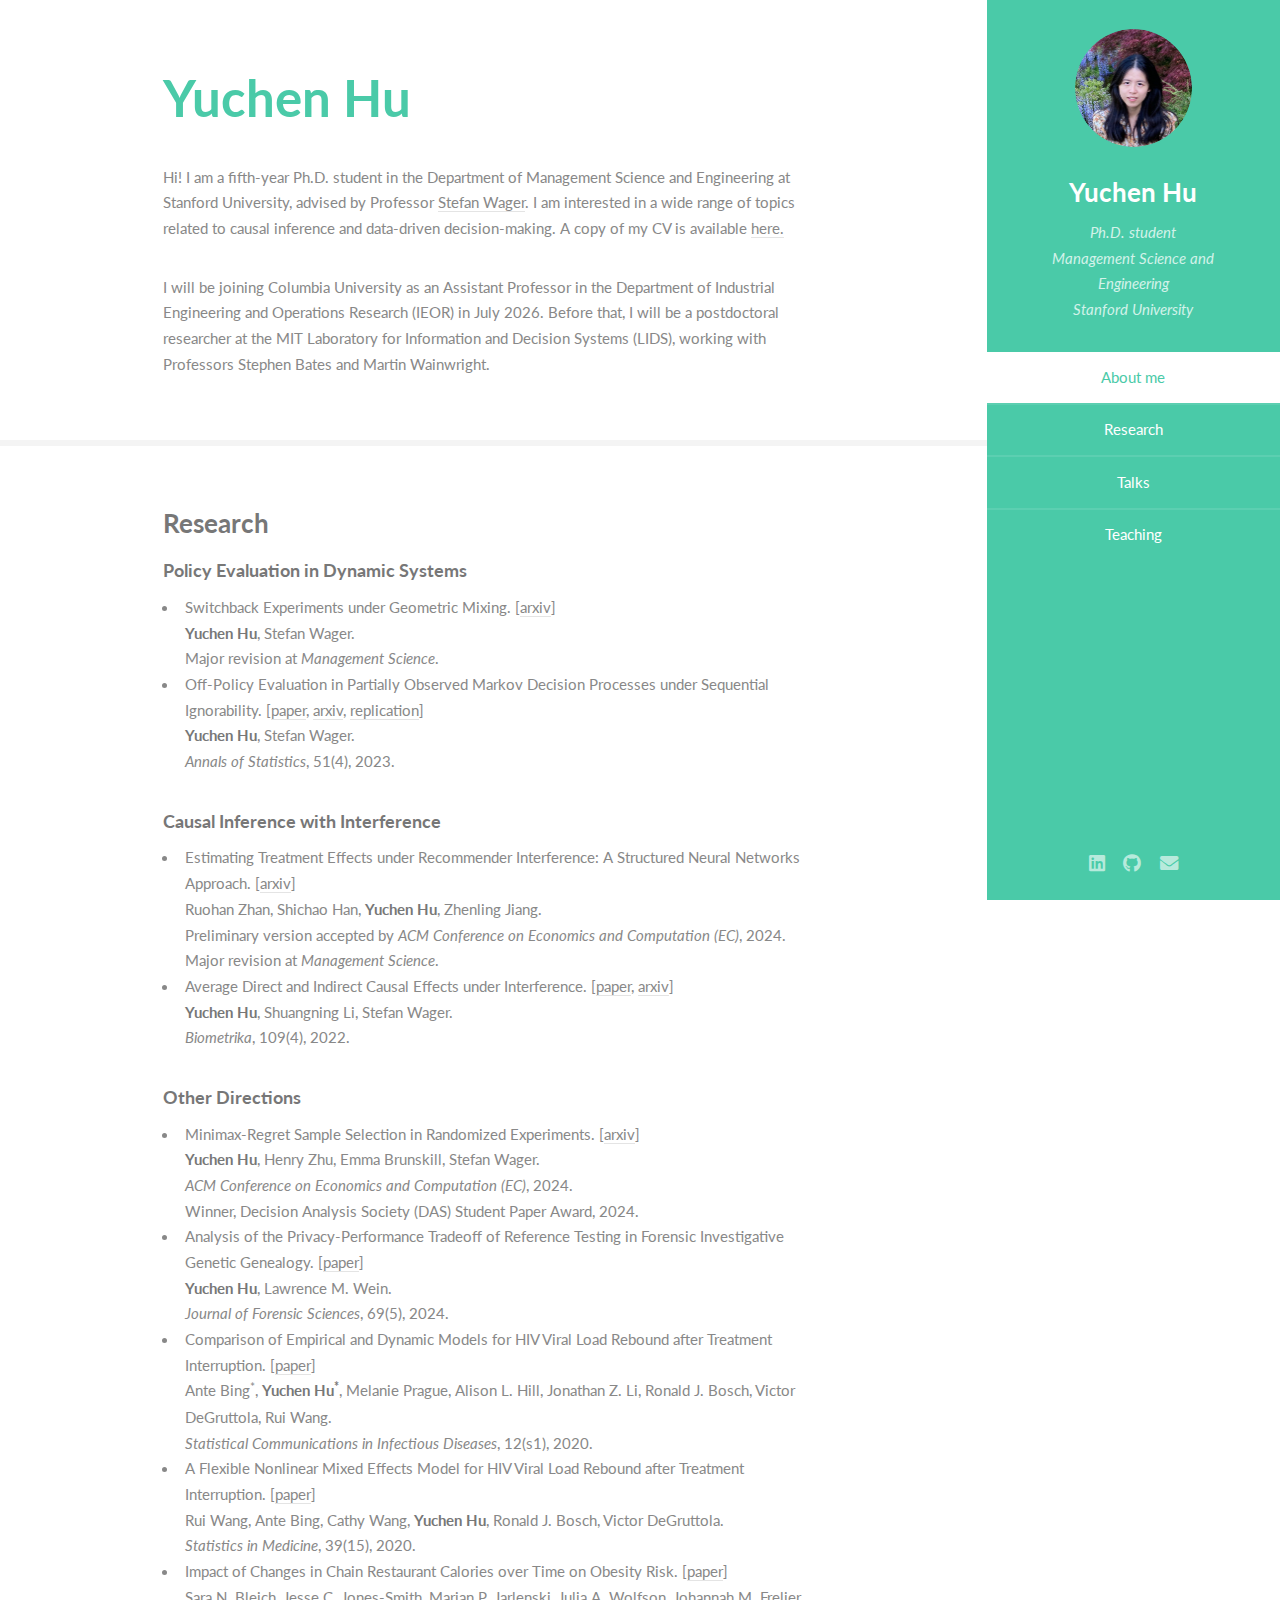
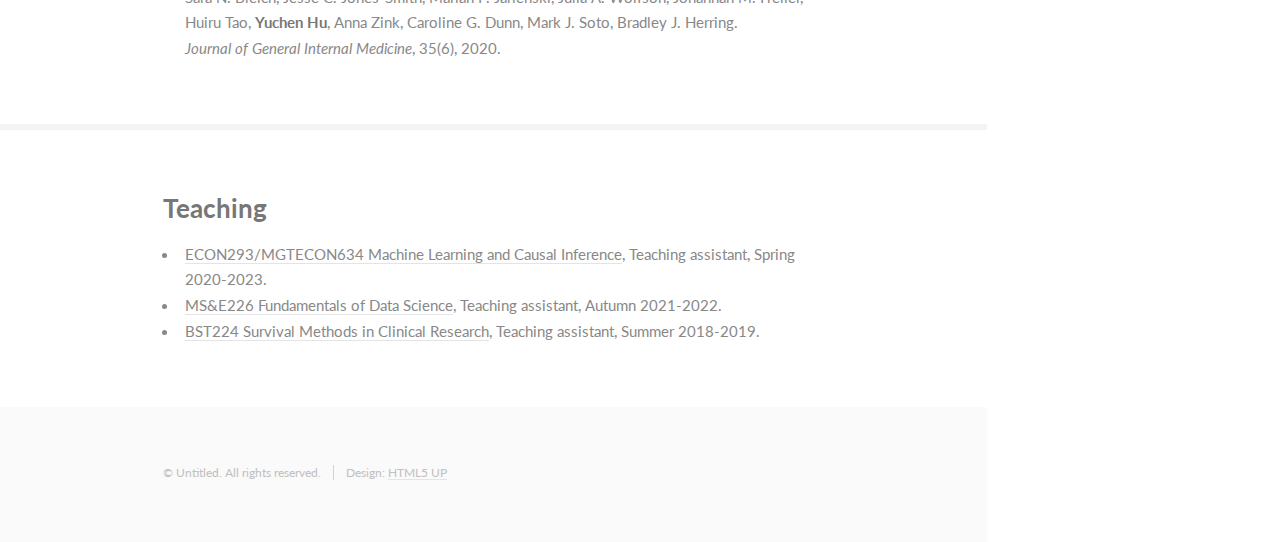
<file: index.html>
<!DOCTYPE HTML>
<!--
	Read Only by HTML5 UP
	html5up.net | @ajlkn
	Free for personal and commercial use under the CCA 3.0 license (html5up.net/license)
-->
<html>
	<head>
		<title>Yuchen Hu</title>
		<meta charset="utf-8" />
		<meta name="viewport" content="width=device-width, initial-scale=1, user-scalable=no" />
		<link rel="stylesheet" href="assets/css/main.css" />

		<!-- Google tag (gtag.js) -->
		<script async src="https://www.googletagmanager.com/gtag/js?id=G-PRNEQ5ZXNP"></script>
		<script>
	 		window.dataLayer = window.dataLayer || [];
	  		function gtag(){dataLayer.push(arguments);}
	  		gtag('js', new Date());
	
	  		gtag('config', 'G-PRNEQ5ZXNP');
		</script>
	</head>
	<body class="is-preload">

		<!-- Header -->
			<section id="header">
				<header>
					<span class="image avatar"><img src="images/headshot.jpeg" alt="" /></span>
					<h1 id="logo"><a href="#">Yuchen Hu</a></h1>
					<p>Ph.D. student<br />
					Management Science and Engineering<br />
					Stanford University</p>
				</header>
				<nav id="nav">
					<ul>
						<li><a href="#one" class="active">About me</a></li>
						<li><a href="#two">Research</a></li>
						<li><a href="#three">Talks</a></li>
						<li><a href="#four">Teaching</a></li>
					</ul>
				</nav>
				<footer>
					<ul class="icons">
						<li><a href="https://www.linkedin.com/in/yuchen-hu-958bab157/" class="icon brands fa-linkedin"><span class="label">Linkedin</span></a></li>
						<li><a href="https://github.com/yuchenhhu" class="icon brands fa-github"><span class="label">Github</span></a></li>
						<li><a href="mailto:yuchenhu@stanford.edu" class="icon solid fa-envelope"><span class="label">Email</span></a></li>
					</ul>
				</footer>
			</section>

		<!-- Wrapper -->
			<div id="wrapper">

				<!-- Main -->
					<div id="main">

						<!-- One -->
							<section id="one">
								<div class="container">
									<header class="major">
										<h2>Yuchen Hu</h2>
									</header>
									<p>Hi! I am a fifth-year Ph.D. student in the Department of Management Science and Engineering at Stanford University, advised by Professor <a href="https://web.stanford.edu/~swager/">Stefan Wager</a>. 
										I am interested in a wide range of topics related to causal inference and data-driven decision-making. A copy of my CV is available <a href="Yuchen_s_CV (1).pdf" target="_blank">here.</a><!-- Before coming to Stanford, I obtained my MS in Biostatistics from Harvard University and BSc in Applied Math from Hong Kong Polytechnic University.--></p> 
									<p>I will be joining Columbia University as an Assistant Professor in the Department of Industrial Engineering and Operations Research (IEOR) in July 2026. Before that, I will be a postdoctoral researcher at the MIT Laboratory for Information and Decision Systems (LIDS), working with Professors Stephen Bates and Martin Wainwright.</p>
								</div>
							</section>

						<!-- Two -->
							<section id="two">
								<div class="container">
									<h3>Research</h3>
									<h4>Policy Evaluation in Dynamic Systems</h4>
									<ul>
										<li>Switchback Experiments under Geometric Mixing.
											[<a href="https://arxiv.org/abs/2209.00197">arxiv</a>]
											<br/><b>Yuchen Hu</b>, Stefan Wager.
										        <br/>Major revision at <i>Management Science</i>.<br/></li>
										<li>Off-Policy Evaluation in Partially Observed Markov Decision Processes under Sequential Ignorability.
											[<a href="https://projecteuclid.org/journals/annals-of-statistics/volume-51/issue-4/Off-policy-evaluation-in-partially-observed-Markov-decision-processes-under/10.1214/23-AOS2287.full">paper</a>,
											<a href="https://arxiv.org/abs/2110.12343.pdf">arxiv</a>,
											<a href="https://github.com/yuchenhhu/OPE-in-POMDP">replication</a>]
											<br/><b>Yuchen Hu</b>, Stefan Wager.
											<br/><i>Annals of Statistics</i>, 51(4), 2023.<br/></li>
									</ul>
									<h4>Causal Inference with Interference</h4>
									<ul>
										<li>Estimating Treatment Effects under Recommender Interference: A Structured Neural Networks Approach.
											[<a href="https://arxiv.org/abs/2406.14380">arxiv</a>]
											<br/>Ruohan Zhan, Shichao Han, <b>Yuchen Hu</b>, Zhenling Jiang.
											<br/>Preliminary version accepted by <i>ACM Conference on Economics and Computation (EC)</i>, 2024.
										        <br/>Major revision at <i>Management Science</i>.<br/></li>
										<li>Average Direct and Indirect Causal Effects under Interference.
											[<a href="https://academic.oup.com/biomet/article/109/4/1165/6524620">paper</a>,
											<a href="https://arxiv.org/abs/2104.03802">arxiv</a>]
											<br/><b>Yuchen Hu</b>, Shuangning Li, Stefan Wager.
											<br/><i>Biometrika</i>, 109(4), 2022.<br/></li>
									</ul>
									<h4>Other Directions</h4>
									<ul>
										<li>Minimax-Regret Sample Selection in Randomized Experiments.
											[<a href="http://arxiv.org/abs/2403.01386">arxiv</a>]
											<br/><b>Yuchen Hu</b>, Henry Zhu, Emma Brunskill, Stefan Wager.
											<br/><i>ACM Conference on Economics and Computation (EC)</i>, 2024.
											<br/>Winner, Decision Analysis Society (DAS) Student Paper Award, 2024.<br/></li>
										<li>Analysis of the Privacy-Performance Tradeoff of Reference Testing in Forensic Investigative Genetic Genealogy.
											[<a href="https://pubmed.ncbi.nlm.nih.gov/38978157/">paper</a>]
											<br/><b>Yuchen Hu</b>, Lawrence M. Wein.
											<br/><i>Journal of Forensic Sciences</i>, 69(5), 2024.<br/></li>
										<li>Comparison of Empirical and Dynamic Models for HIV Viral Load Rebound after Treatment Interruption.
											[<a href="https://www.degruyter.com/document/doi/10.1515/scid-2019-0021/html">paper</a>]
											<br/>Ante Bing<sup>*</sup>, <b>Yuchen Hu<sup>*</sup></b>, Melanie Prague, Alison L. Hill, Jonathan Z. Li, Ronald J. Bosch, Victor DeGruttola, Rui Wang.
											<br/><i>Statistical Communications in Infectious Diseases</i>, 12(s1), 2020.<br/></li>
										<li>A Flexible Nonlinear Mixed Effects  Model for HIV Viral Load Rebound after Treatment Interruption.
											[<a href="https://www.ncbi.nlm.nih.gov/pmc/articles/PMC8081565/">paper</a>]
											<br/>Rui Wang, Ante Bing, Cathy Wang, <b>Yuchen Hu</b>, Ronald J. Bosch, Victor DeGruttola.
											<br/><i>Statistics in Medicine</i>, 39(15), 2020.<br/></li>
										<li>Impact of Changes in Chain Restaurant Calories over Time on Obesity Risk.
											[<a href="https://www.ncbi.nlm.nih.gov/pmc/articles/PMC7300171/">paper</a>]
											<br/>Sara N. Bleich, Jesse C. Jones-Smith, Marian P. Jarlenski, Julia A. Wolfson, Johannah M. Frelier, Huiru Tao, <b>Yuchen Hu</b>, Anna Zink, Caroline G. Dunn, Mark J. Soto, Bradley J. Herring.
											<br/><i>Journal of General Internal Medicine</i>, 35(6), 2020.</li>
									</ul>
									<!-- <h4>Work in Progress</h4>
									<p style="margin-bottom: 8px;">Manuscripts or slides for the works below are available upon request.</p>
									<ul>
										<li>A Decision-Theoretic Framework for Sample Selection in Randomized Experiments.
											<br/>With Emma Brunskill, Stefan Wager, and Henry Zhu. <br/></li>
										<li>Estimation and Inference under Algorithmic Interference on Content-Sharing Platforms.
											<br/>With Shichao Han, Zhenling Jiang, Darwin Wang, and Ruohan Zhan. <br/></li>
										<li>Seeding Information Diffusion in Multilayer Networks.
											<br/>With Martin Saveski and Johan Ugander. <br/></li>
										<li>Analysis of the Privacy-Performance Tradeoff of Third-Party Sampling in Forensic Investigative Genetic Genealogy.
											<br/>With Lawrence M. Wein.</li>
									</ul> -->
								</div>
							</section>
						
						<!-- Three -->
							<!-- <section id="three">
								<div class="container">
									<h3>Upcoming Talks</h3>
									<ul>
										<li><a href="https://sites.duke.edu/words2024/"><i>Workshop in Operations Research and Data Science</i></a>, Duke University, November 2024. </li>
									</ul>
								</div>
							</section> -->
						
						<!-- Four -->
							<section id="four">
								<div class="container">
									<h3>Teaching</h3>
									<ul>
										<li><a href="https://explorecourses.stanford.edu/search?view=catalog&filter-coursestatus-Active=on&page=0&catalog=&academicYear=&q=MGTECON+634&collapse=">ECON293/MGTECON634 Machine Learning and Causal Inference</a>, Teaching assistant, Spring 2020-2023. </li>
										<li><a href="https://web.stanford.edu/class/msande226/">MS&E226 Fundamentals of Data Science</a>, Teaching assistant, Autumn 2021-2022. </li>
										<li><a href="https://www.hsph.harvard.edu/clinical-effectiveness/summer-curriculum/#bio224">BST224 Survival Methods in Clinical Research</a>, Teaching assistant, Summer 2018-2019. </li>
									</ul>
								</div>
							</section>


						<!-- Five -->
						<!--
							<section id="five">
								<div class="container">
									<h3>Elements</h3>

									<section>
										<h4>Text</h4>
										<p>This is <b>bold</b> and this is <strong>strong</strong>. This is <i>italic</i> and this is <em>emphasized</em>.
										This is <sup>superscript</sup> text and this is <sub>subscript</sub> text.
										This is <u>underlined</u> and this is code: <code>for (;;) { ... }</code>. Finally, <a href="#">this is a link</a>.</p>
										<hr />
										<header>
											<h4>Heading with a Subtitle</h4>
											<p>Lorem ipsum dolor sit amet nullam id egestas urna aliquam</p>
										</header>
										<p>Nunc lacinia ante nunc ac lobortis. Interdum adipiscing gravida odio porttitor sem non mi integer non faucibus ornare mi ut ante amet placerat aliquet. Volutpat eu sed ante lacinia sapien lorem accumsan varius montes viverra nibh in adipiscing blandit tempus accumsan.</p>
										<header>
											<h5>Heading with a Subtitle</h5>
											<p>Lorem ipsum dolor sit amet nullam id egestas urna aliquam</p>
										</header>
										<p>Nunc lacinia ante nunc ac lobortis. Interdum adipiscing gravida odio porttitor sem non mi integer non faucibus ornare mi ut ante amet placerat aliquet. Volutpat eu sed ante lacinia sapien lorem accumsan varius montes viverra nibh in adipiscing blandit tempus accumsan.</p>
										<hr />
										<h2>Heading Level 2</h2>
										<h3>Heading Level 3</h3>
										<h4>Heading Level 4</h4>
										<h5>Heading Level 5</h5>
										<h6>Heading Level 6</h6>
										<hr />
										<h5>Blockquote</h5>
										<blockquote>Fringilla nisl. Donec accumsan interdum nisi, quis tincidunt felis sagittis eget tempus euismod. Vestibulum ante ipsum primis in faucibus vestibulum. Blandit adipiscing eu felis iaculis volutpat ac adipiscing accumsan faucibus. Vestibulum ante ipsum primis in faucibus lorem ipsum dolor sit amet nullam adipiscing eu felis.</blockquote>
										<h5>Preformatted</h5>
										<pre><code>i = 0;

while (!deck.isInOrder()) {
    print 'Iteration ' + i;
    deck.shuffle();
    i++;
}

print 'It took ' + i + ' iterations to sort the deck.';</code></pre>
									</section>

									<section>
										<h4>Lists</h4>
										<div class="row">
											<div class="col-6 col-12-xsmall">
												<h5>Unordered</h5>
												<ul>
													<li>Dolor pulvinar etiam magna etiam.</li>
													<li>Sagittis adipiscing lorem eleifend.</li>
													<li>Felis enim feugiat dolore viverra.</li>
												</ul>
												<h5>Alternate</h5>
												<ul class="alt">
													<li>Dolor pulvinar etiam magna etiam.</li>
													<li>Sagittis adipiscing lorem eleifend.</li>
													<li>Felis enim feugiat dolore viverra.</li>
												</ul>
											</div>
											<div class="col-6 col-12-xsmall">
												<h5>Ordered</h5>
												<ol>
													<li>Dolor pulvinar etiam magna etiam.</li>
													<li>Etiam vel felis at lorem sed viverra.</li>
													<li>Felis enim feugiat dolore viverra.</li>
													<li>Dolor pulvinar etiam magna etiam.</li>
													<li>Etiam vel felis at lorem sed viverra.</li>
													<li>Felis enim feugiat dolore viverra.</li>
												</ol>
												<h5>Icons</h5>
												<ul class="icons">
													<li><a href="#" class="icon brands fa-twitter"><span class="label">Twitter</span></a></li>
													<li><a href="#" class="icon brands fa-facebook-f"><span class="label">Facebook</span></a></li>
													<li><a href="#" class="icon brands fa-instagram"><span class="label">Instagram</span></a></li>
													<li><a href="#" class="icon brands fa-github"><span class="label">Github</span></a></li>
													<li><a href="#" class="icon brands fa-dribbble"><span class="label">Dribbble</span></a></li>
													<li><a href="#" class="icon brands fa-tumblr"><span class="label">Tumblr</span></a></li>
												</ul>
											</div>
										</div>
										<h5>Actions</h5>
										<ul class="actions">
											<li><a href="#" class="button primary">Default</a></li>
											<li><a href="#" class="button">Default</a></li>
											<li><a href="#" class="button alt">Default</a></li>
										</ul>
										<ul class="actions small">
											<li><a href="#" class="button primary small">Small</a></li>
											<li><a href="#" class="button small">Small</a></li>
											<li><a href="#" class="button alt small">Small</a></li>
										</ul>
										<div class="row">
											<div class="col-3 col-6-medium col-12-xsmall">
												<ul class="actions stacked">
													<li><a href="#" class="button primary">Default</a></li>
													<li><a href="#" class="button">Default</a></li>
													<li><a href="#" class="button alt">Default</a></li>
												</ul>
											</div>
											<div class="col-3 col-6 col-12-xsmall">
												<ul class="actions stacked">
													<li><a href="#" class="button primary small">Small</a></li>
													<li><a href="#" class="button small">Small</a></li>
													<li><a href="#" class="button alt small">Small</a></li>
												</ul>
											</div>
											<div class="col-3 col-6-medium col-12-xsmall">
												<ul class="actions stacked">
													<li><a href="#" class="button primary fit">Default</a></li>
													<li><a href="#" class="button fit">Default</a></li>
													<li><a href="#" class="button alt fit">Default</a></li>
												</ul>
											</div>
											<div class="col-3 col-6-medium col-12-xsmall">
												<ul class="actions stacked">
													<li><a href="#" class="button primary small fit">Small</a></li>
													<li><a href="#" class="button small fit">Small</a></li>
													<li><a href="#" class="button alt small fit">Small</a></li>
												</ul>
											</div>
										</div>
									</section>

									<section>
										<h4>Table</h4>
										<h5>Default</h5>
										<div class="table-wrapper">
											<table>
												<thead>
													<tr>
														<th>Name</th>
														<th>Description</th>
														<th>Price</th>
													</tr>
												</thead>
												<tbody>
													<tr>
														<td>Item One</td>
														<td>Ante turpis integer aliquet porttitor.</td>
														<td>29.99</td>
													</tr>
													<tr>
														<td>Item Two</td>
														<td>Vis ac commodo adipiscing arcu aliquet.</td>
														<td>19.99</td>
													</tr>
													<tr>
														<td>Item Three</td>
														<td> Morbi faucibus arcu accumsan lorem.</td>
														<td>29.99</td>
													</tr>
													<tr>
														<td>Item Four</td>
														<td>Vitae integer tempus condimentum.</td>
														<td>19.99</td>
													</tr>
													<tr>
														<td>Item Five</td>
														<td>Ante turpis integer aliquet porttitor.</td>
														<td>29.99</td>
													</tr>
												</tbody>
												<tfoot>
													<tr>
														<td colspan="2"></td>
														<td>100.00</td>
													</tr>
												</tfoot>
											</table>
										</div>

										<h5>Alternate</h5>
										<div class="table-wrapper">
											<table class="alt">
												<thead>
													<tr>
														<th>Name</th>
														<th>Description</th>
														<th>Price</th>
													</tr>
												</thead>
												<tbody>
													<tr>
														<td>Item One</td>
														<td>Ante turpis integer aliquet porttitor.</td>
														<td>29.99</td>
													</tr>
													<tr>
														<td>Item Two</td>
														<td>Vis ac commodo adipiscing arcu aliquet.</td>
														<td>19.99</td>
													</tr>
													<tr>
														<td>Item Three</td>
														<td> Morbi faucibus arcu accumsan lorem.</td>
														<td>29.99</td>
													</tr>
													<tr>
														<td>Item Four</td>
														<td>Vitae integer tempus condimentum.</td>
														<td>19.99</td>
													</tr>
													<tr>
														<td>Item Five</td>
														<td>Ante turpis integer aliquet porttitor.</td>
														<td>29.99</td>
													</tr>
												</tbody>
												<tfoot>
													<tr>
														<td colspan="2"></td>
														<td>100.00</td>
													</tr>
												</tfoot>
											</table>
										</div>
									</section>

									<section>
										<h4>Buttons</h4>
										<ul class="actions">
											<li><a href="#" class="button primary">Primary</a></li>
											<li><a href="#" class="button">Default</a></li>
											<li><a href="#" class="button alt">Alternate</a></li>
										</ul>
										<ul class="actions">
											<li><a href="#" class="button primary large">Large</a></li>
											<li><a href="#" class="button">Default</a></li>
											<li><a href="#" class="button alt small">Small</a></li>
										</ul>
										<ul class="actions fit">
											<li><a href="#" class="button primary fit">Fit</a></li>
											<li><a href="#" class="button fit">Fit</a></li>
											<li><a href="#" class="button alt fit">Fit</a></li>
										</ul>
										<ul class="actions fit small">
											<li><a href="#" class="button primary fit small">Fit + Small</a></li>
											<li><a href="#" class="button fit small">Fit + Small</a></li>
											<li><a href="#" class="button alt fit small">Fit + Small</a></li>
										</ul>
										<ul class="actions">
											<li><a href="#" class="button primary icon solid fa-download">Icon</a></li>
											<li><a href="#" class="button icon solid fa-download">Icon</a></li>
											<li><a href="#" class="button alt icon solid fa-check">Icon</a></li>
										</ul>
										<ul class="actions">
											<li><span class="button primary disabled">Primary</span></li>
											<li><span class="button disabled">Default</span></li>
											<li><span class="button alt disabled">Alternate</span></li>
										</ul>
									</section>

									<section>
										<h4>Form</h4>
										<form method="post" action="#">
											<div class="row gtr-uniform">
												<div class="col-6 col-12-xsmall">
													<input type="text" name="demo-name" id="demo-name" value="" placeholder="Name" />
												</div>
												<div class="col-6 col-12-xsmall">
													<input type="email" name="demo-email" id="demo-email" value="" placeholder="Email" />
												</div>
												<div class="col-12">
													<select name="demo-category" id="demo-category">
														<option value="">- Category -</option>
														<option value="1">Manufacturing</option>
														<option value="1">Shipping</option>
														<option value="1">Administration</option>
														<option value="1">Human Resources</option>
													</select>
												</div>
												<div class="col-4 col-12-medium">
													<input type="radio" id="demo-priority-low" name="demo-priority" checked>
													<label for="demo-priority-low">Low Priority</label>
												</div>
												<div class="col-4 col-12-medium">
													<input type="radio" id="demo-priority-normal" name="demo-priority">
													<label for="demo-priority-normal">Normal Priority</label>
												</div>
												<div class="col-4 col-12-medium">
													<input type="radio" id="demo-priority-high" name="demo-priority">
													<label for="demo-priority-high">High Priority</label>
												</div>
												<div class="col-6 col-12-medium">
													<input type="checkbox" id="demo-copy" name="demo-copy">
													<label for="demo-copy">Email me a copy of this message</label>
												</div>
												<div class="col-6 col-12-medium">
													<input type="checkbox" id="demo-human" name="demo-human" checked>
													<label for="demo-human">I am a human and not a robot</label>
												</div>
												<div class="col-12">
													<textarea name="demo-message" id="demo-message" placeholder="Enter your message" rows="6"></textarea>
												</div>
												<div class="col-12">
													<ul class="actions">
														<li><input type="submit" value="Send Message" /></li>
														<li><input type="reset" value="Reset" class="alt" /></li>
													</ul>
												</div>
											</div>
										</form>
									</section>

									<section>
										<h4>Image</h4>
										<h5>Fit</h5>
										<span class="image fit"><img src="images/banner.jpg" alt="" /></span>
										<div class="box alt">
											<div class="row gtr-50 gtr-uniform">
												<div class="col-4"><span class="image fit"><img src="images/pic01.jpg" alt="" /></span></div>
												<div class="col-4"><span class="image fit"><img src="images/pic02.jpg" alt="" /></span></div>
												<div class="col-4"><span class="image fit"><img src="images/pic03.jpg" alt="" /></span></div>
												<div class="col-4"><span class="image fit"><img src="images/pic02.jpg" alt="" /></span></div>
												<div class="col-4"><span class="image fit"><img src="images/pic03.jpg" alt="" /></span></div>
												<div class="col-4"><span class="image fit"><img src="images/pic01.jpg" alt="" /></span></div>
												<div class="col-4"><span class="image fit"><img src="images/pic03.jpg" alt="" /></span></div>
												<div class="col-4"><span class="image fit"><img src="images/pic01.jpg" alt="" /></span></div>
												<div class="col-4"><span class="image fit"><img src="images/pic02.jpg" alt="" /></span></div>
											</div>
										</div>
										<h5>Left &amp; Right</h5>
										<p><span class="image left"><img src="images/avatar.jpg" alt="" /></span>Fringilla nisl. Donec accumsan interdum nisi, quis tincidunt felis sagittis eget. tempus euismod. Vestibulum ante ipsum primis in faucibus vestibulum. Blandit adipiscing eu felis iaculis volutpat ac adipiscing accumsan eu faucibus. Integer ac pellentesque praesent tincidunt felis sagittis eget. tempus euismod. Vestibulum ante ipsum primis in faucibus vestibulum. Blandit adipiscing eu felis iaculis volutpat ac adipiscing accumsan eu faucibus. Integer ac pellentesque praesent. Donec accumsan interdum nisi, quis tincidunt felis sagittis eget. tempus euismod. Vestibulum ante ipsum primis in faucibus vestibulum. Blandit adipiscing eu felis iaculis volutpat ac adipiscing accumsan eu faucibus. Integer ac pellentesque praesent tincidunt felis sagittis eget. tempus euismod. Vestibulum ante ipsum primis in faucibus vestibulum. Blandit adipiscing eu felis iaculis volutpat ac adipiscing accumsan eu faucibus. Integer ac pellentesque praesent.</p>
										<p><span class="image right"><img src="images/avatar.jpg" alt="" /></span>Fringilla nisl. Donec accumsan interdum nisi, quis tincidunt felis sagittis eget. tempus euismod. Vestibulum ante ipsum primis in faucibus vestibulum. Blandit adipiscing eu felis iaculis volutpat ac adipiscing accumsan eu faucibus. Integer ac pellentesque praesent tincidunt felis sagittis eget. tempus euismod. Vestibulum ante ipsum primis in faucibus vestibulum. Blandit adipiscing eu felis iaculis volutpat ac adipiscing accumsan eu faucibus. Integer ac pellentesque praesent. Donec accumsan interdum nisi, quis tincidunt felis sagittis eget. tempus euismod. Vestibulum ante ipsum primis in faucibus vestibulum. Blandit adipiscing eu felis iaculis volutpat ac adipiscing accumsan eu faucibus. Integer ac pellentesque praesent tincidunt felis sagittis eget. tempus euismod. Vestibulum ante ipsum primis in faucibus vestibulum. Blandit adipiscing eu felis iaculis volutpat ac adipiscing accumsan eu faucibus. Integer ac pellentesque praesent.</p>
									</section>

								</div>
							</section>
						-->

					</div>

				<!-- Footer -->
					<section id="footer">
						<div class="container">
							<ul class="copyright">
								<li>&copy; Untitled. All rights reserved.</li><li>Design: <a href="http://html5up.net">HTML5 UP</a></li>
							</ul>
						</div>
					</section>

			</div>

		<!-- Scripts -->
			<script src="assets/js/jquery.min.js"></script>
			<script src="assets/js/jquery.scrollex.min.js"></script>
			<script src="assets/js/jquery.scrolly.min.js"></script>
			<script src="assets/js/browser.min.js"></script>
			<script src="assets/js/breakpoints.min.js"></script>
			<script src="assets/js/util.js"></script>
			<script src="assets/js/main.js"></script>

	</body>
</html>
</file>
<file: assets/css/main.css>
@import url("fontawesome-all.min.css");
@import url("https://fonts.googleapis.com/css?family=Lato:400,400italic,700,700italic|Source+Code+Pro:400");

/*
	Read Only by HTML5 UP
	html5up.net | @ajlkn
	Free for personal and commercial use under the CCA 3.0 license (html5up.net/license)
*/

html, body, div, span, applet, object,
iframe, h1, h2, h3, h4, h5, h6, p, blockquote,
pre, a, abbr, acronym, address, big, cite,
code, del, dfn, em, img, ins, kbd, q, s, samp,
small, strike, strong, sub, sup, tt, var, b,
u, i, center, dl, dt, dd, ol, ul, li, fieldset,
form, label, legend, table, caption, tbody,
tfoot, thead, tr, th, td, article, aside,
canvas, details, embed, figure, figcaption,
footer, header, hgroup, menu, nav, output, ruby,
section, summary, time, mark, audio, video {
	margin: 0;
	padding: 0;
	border: 0;
	font-size: 100%;
	font: inherit;
	vertical-align: baseline;}

article, aside, details, figcaption, figure,
footer, header, hgroup, menu, nav, section {
	display: block;}

p.availability {
  margin-top: 0; /* Adjust the top margin */
  margin-bottom: 10px; /* Adjust the bottom margin */
}

body {
	line-height: 1;
}

ol, ul {
	list-style: none;
}

blockquote, q {
	quotes: none;
}

	blockquote:before, blockquote:after, q:before, q:after {
		content: '';
		content: none;
	}

table {
	border-collapse: collapse;
	border-spacing: 0;
}

body {
	-webkit-text-size-adjust: none;
}

mark {
	background-color: transparent;
	color: inherit;
}

input::-moz-focus-inner {
	border: 0;
	padding: 0;
}

input, select, textarea {
	-moz-appearance: none;
	-webkit-appearance: none;
	-ms-appearance: none;
	appearance: none;
}

/* Basic */

	html {
		box-sizing: border-box;
	}

	*, *:before, *:after {
		box-sizing: inherit;
	}

	body {
		background: #fff;
	}

		body.is-preload *, body.is-preload *:before, body.is-preload *:after {
			-moz-animation: none !important;
			-webkit-animation: none !important;
			-ms-animation: none !important;
			animation: none !important;
			-moz-transition: none !important;
			-webkit-transition: none !important;
			-ms-transition: none !important;
			transition: none !important;
		}

	body, input, select, textarea {
		color: #888;
		font-family: "Lato", sans-serif;
		font-size: 16pt;
		font-weight: 400;
		line-height: 1.75em;
	}

	a {
		-moz-transition: color 0.2s ease-in-out, border-color 0.2s ease-in-out;
		-webkit-transition: color 0.2s ease-in-out, border-color 0.2s ease-in-out;
		-ms-transition: color 0.2s ease-in-out, border-color 0.2s ease-in-out;
		transition: color 0.2s ease-in-out, border-color 0.2s ease-in-out;
		border-bottom: solid 1px #e4e4e4;
		color: inherit;
		text-decoration: none;
	}

		a:hover {
			border-bottom-color: transparent;
			color: #4acaa8 !important;
		}

	strong, b {
		color: #777;
		font-weight: 700;
	}

	em, i {
		font-style: italic;
	}

	p {
		margin: 0 0 2.25em 0;
	}

	h1, h2, h3, h4, h5, h6 {
		color: #777;
		font-weight: 700;
		line-height: 1em;
		margin: 0 0 0.5625em 0;
	}

		h1 a, h2 a, h3 a, h4 a, h5 a, h6 a {
			border: 0;
			color: inherit;
			text-decoration: none;
		}

	h2 {
		font-size: 2em;
		line-height: 1.5em;
	}

	h3 {
		font-size: 1.75em;
		line-height: 1.5em;
	}

	h4 {
		font-size: 1.25em;
		line-height: 1.5em;
	}

	h5 {
		font-size: 0.9em;
		line-height: 1.5em;
	}

	h6 {
		font-size: 0.7em;
		line-height: 1.5em;
	}

	sub {
		font-size: 0.8em;
		position: relative;
		top: 0.5em;
	}

	sup {
		font-size: 0.8em;
		position: relative;
		top: -0.5em;
	}

	hr {
		border: 0;
		border-bottom: solid 2px #f4f4f4;
		margin: 2.25em 0;
	}

		hr.major {
			margin: 3.375em 0;
		}

	blockquote {
		border-left: solid 8px #e4e4e4;
		font-style: italic;
		margin: 0 0 2.25em 0;
		padding: 0.5em 0 0.5em 2em;
	}

	code {
		background: #555;
		border-radius: 5px;
		color: #fff;
		font-family: "Source Code Pro", monospace;
		font-size: 0.9em;
		margin: 0 0.25em;
		padding: 0.25em 0.65em;
	}

	pre {
		font-family: "Source Code Pro", monospace;
		font-size: 0.9em;
		margin: 0 0 2.25em 0;
	}

		pre code {
			-webkit-overflow-scrolling: touch;
			display: block;
			line-height: 1.5em;
			overflow-x: auto;
			padding: 1em 1.5em;
		}

	.align-left {
		text-align: left;
	}

	.align-center {
		text-align: center;
	}

	.align-right {
		text-align: right;
	}

/* Row */

	.row {
		display: flex;
		flex-wrap: wrap;
		box-sizing: border-box;
		align-items: stretch;
	}

		.row > * {
			box-sizing: border-box;
		}

		.row.gtr-uniform > * > :last-child {
			margin-bottom: 0;
		}

		.row.aln-left {
			justify-content: flex-start;
		}

		.row.aln-center {
			justify-content: center;
		}

		.row.aln-right {
			justify-content: flex-end;
		}

		.row.aln-top {
			align-items: flex-start;
		}

		.row.aln-middle {
			align-items: center;
		}

		.row.aln-bottom {
			align-items: flex-end;
		}

		.row > .imp {
			order: -1;
		}

		.row > .col-1 {
			width: 8.33333%;
		}

		.row > .off-1 {
			margin-left: 8.33333%;
		}

		.row > .col-2 {
			width: 16.66667%;
		}

		.row > .off-2 {
			margin-left: 16.66667%;
		}

		.row > .col-3 {
			width: 25%;
		}

		.row > .off-3 {
			margin-left: 25%;
		}

		.row > .col-4 {
			width: 33.33333%;
		}

		.row > .off-4 {
			margin-left: 33.33333%;
		}

		.row > .col-5 {
			width: 41.66667%;
		}

		.row > .off-5 {
			margin-left: 41.66667%;
		}

		.row > .col-6 {
			width: 50%;
		}

		.row > .off-6 {
			margin-left: 50%;
		}

		.row > .col-7 {
			width: 58.33333%;
		}

		.row > .off-7 {
			margin-left: 58.33333%;
		}

		.row > .col-8 {
			width: 66.66667%;
		}

		.row > .off-8 {
			margin-left: 66.66667%;
		}

		.row > .col-9 {
			width: 75%;
		}

		.row > .off-9 {
			margin-left: 75%;
		}

		.row > .col-10 {
			width: 83.33333%;
		}

		.row > .off-10 {
			margin-left: 83.33333%;
		}

		.row > .col-11 {
			width: 91.66667%;
		}

		.row > .off-11 {
			margin-left: 91.66667%;
		}

		.row > .col-12 {
			width: 100%;
		}

		.row > .off-12 {
			margin-left: 100%;
		}

		.row.gtr-0 {
			margin-top: 0;
			margin-left: 0em;
		}

			.row.gtr-0 > * {
				padding: 0 0 0 0em;
			}

			.row.gtr-0.gtr-uniform {
				margin-top: 0em;
			}

				.row.gtr-0.gtr-uniform > * {
					padding-top: 0em;
				}

		.row.gtr-25 {
			margin-top: 0;
			margin-left: -0.5em;
		}

			.row.gtr-25 > * {
				padding: 0 0 0 0.5em;
			}

			.row.gtr-25.gtr-uniform {
				margin-top: -0.5em;
			}

				.row.gtr-25.gtr-uniform > * {
					padding-top: 0.5em;
				}

		.row.gtr-50 {
			margin-top: 0;
			margin-left: -1em;
		}

			.row.gtr-50 > * {
				padding: 0 0 0 1em;
			}

			.row.gtr-50.gtr-uniform {
				margin-top: -1em;
			}

				.row.gtr-50.gtr-uniform > * {
					padding-top: 1em;
				}

		.row {
			margin-top: 0;
			margin-left: -2em;
		}

			.row > * {
				padding: 0 0 0 2em;
			}

			.row.gtr-uniform {
				margin-top: -2em;
			}

				.row.gtr-uniform > * {
					padding-top: 2em;
				}

		.row.gtr-150 {
			margin-top: 0;
			margin-left: -3em;
		}

			.row.gtr-150 > * {
				padding: 0 0 0 3em;
			}

			.row.gtr-150.gtr-uniform {
				margin-top: -3em;
			}

				.row.gtr-150.gtr-uniform > * {
					padding-top: 3em;
				}

		.row.gtr-200 {
			margin-top: 0;
			margin-left: -4em;
		}

			.row.gtr-200 > * {
				padding: 0 0 0 4em;
			}

			.row.gtr-200.gtr-uniform {
				margin-top: -4em;
			}

				.row.gtr-200.gtr-uniform > * {
					padding-top: 4em;
				}

		@media screen and (max-width: 1680px) {

			.row {
				display: flex;
				flex-wrap: wrap;
				box-sizing: border-box;
				align-items: stretch;
			}

				.row > * {
					box-sizing: border-box;
				}

				.row.gtr-uniform > * > :last-child {
					margin-bottom: 0;
				}

				.row.aln-left {
					justify-content: flex-start;
				}

				.row.aln-center {
					justify-content: center;
				}

				.row.aln-right {
					justify-content: flex-end;
				}

				.row.aln-top {
					align-items: flex-start;
				}

				.row.aln-middle {
					align-items: center;
				}

				.row.aln-bottom {
					align-items: flex-end;
				}

				.row > .imp-xlarge {
					order: -1;
				}

				.row > .col-1-xlarge {
					width: 8.33333%;
				}

				.row > .off-1-xlarge {
					margin-left: 8.33333%;
				}

				.row > .col-2-xlarge {
					width: 16.66667%;
				}

				.row > .off-2-xlarge {
					margin-left: 16.66667%;
				}

				.row > .col-3-xlarge {
					width: 25%;
				}

				.row > .off-3-xlarge {
					margin-left: 25%;
				}

				.row > .col-4-xlarge {
					width: 33.33333%;
				}

				.row > .off-4-xlarge {
					margin-left: 33.33333%;
				}

				.row > .col-5-xlarge {
					width: 41.66667%;
				}

				.row > .off-5-xlarge {
					margin-left: 41.66667%;
				}

				.row > .col-6-xlarge {
					width: 50%;
				}

				.row > .off-6-xlarge {
					margin-left: 50%;
				}

				.row > .col-7-xlarge {
					width: 58.33333%;
				}

				.row > .off-7-xlarge {
					margin-left: 58.33333%;
				}

				.row > .col-8-xlarge {
					width: 66.66667%;
				}

				.row > .off-8-xlarge {
					margin-left: 66.66667%;
				}

				.row > .col-9-xlarge {
					width: 75%;
				}

				.row > .off-9-xlarge {
					margin-left: 75%;
				}

				.row > .col-10-xlarge {
					width: 83.33333%;
				}

				.row > .off-10-xlarge {
					margin-left: 83.33333%;
				}

				.row > .col-11-xlarge {
					width: 91.66667%;
				}

				.row > .off-11-xlarge {
					margin-left: 91.66667%;
				}

				.row > .col-12-xlarge {
					width: 100%;
				}

				.row > .off-12-xlarge {
					margin-left: 100%;
				}

				.row.gtr-0 {
					margin-top: 0;
					margin-left: 0em;
				}

					.row.gtr-0 > * {
						padding: 0 0 0 0em;
					}

					.row.gtr-0.gtr-uniform {
						margin-top: 0em;
					}

						.row.gtr-0.gtr-uniform > * {
							padding-top: 0em;
						}

				.row.gtr-25 {
					margin-top: 0;
					margin-left: -0.5em;
				}

					.row.gtr-25 > * {
						padding: 0 0 0 0.5em;
					}

					.row.gtr-25.gtr-uniform {
						margin-top: -0.5em;
					}

						.row.gtr-25.gtr-uniform > * {
							padding-top: 0.5em;
						}

				.row.gtr-50 {
					margin-top: 0;
					margin-left: -1em;
				}

					.row.gtr-50 > * {
						padding: 0 0 0 1em;
					}

					.row.gtr-50.gtr-uniform {
						margin-top: -1em;
					}

						.row.gtr-50.gtr-uniform > * {
							padding-top: 1em;
						}

				.row {
					margin-top: 0;
					margin-left: -2em;
				}

					.row > * {
						padding: 0 0 0 2em;
					}

					.row.gtr-uniform {
						margin-top: -2em;
					}

						.row.gtr-uniform > * {
							padding-top: 2em;
						}

				.row.gtr-150 {
					margin-top: 0;
					margin-left: -3em;
				}

					.row.gtr-150 > * {
						padding: 0 0 0 3em;
					}

					.row.gtr-150.gtr-uniform {
						margin-top: -3em;
					}

						.row.gtr-150.gtr-uniform > * {
							padding-top: 3em;
						}

				.row.gtr-200 {
					margin-top: 0;
					margin-left: -4em;
				}

					.row.gtr-200 > * {
						padding: 0 0 0 4em;
					}

					.row.gtr-200.gtr-uniform {
						margin-top: -4em;
					}

						.row.gtr-200.gtr-uniform > * {
							padding-top: 4em;
						}

		}

		@media screen and (max-width: 1280px) {

			.row {
				display: flex;
				flex-wrap: wrap;
				box-sizing: border-box;
				align-items: stretch;
			}

				.row > * {
					box-sizing: border-box;
				}

				.row.gtr-uniform > * > :last-child {
					margin-bottom: 0;
				}

				.row.aln-left {
					justify-content: flex-start;
				}

				.row.aln-center {
					justify-content: center;
				}

				.row.aln-right {
					justify-content: flex-end;
				}

				.row.aln-top {
					align-items: flex-start;
				}

				.row.aln-middle {
					align-items: center;
				}

				.row.aln-bottom {
					align-items: flex-end;
				}

				.row > .imp-large {
					order: -1;
				}

				.row > .col-1-large {
					width: 8.33333%;
				}

				.row > .off-1-large {
					margin-left: 8.33333%;
				}

				.row > .col-2-large {
					width: 16.66667%;
				}

				.row > .off-2-large {
					margin-left: 16.66667%;
				}

				.row > .col-3-large {
					width: 25%;
				}

				.row > .off-3-large {
					margin-left: 25%;
				}

				.row > .col-4-large {
					width: 33.33333%;
				}

				.row > .off-4-large {
					margin-left: 33.33333%;
				}

				.row > .col-5-large {
					width: 41.66667%;
				}

				.row > .off-5-large {
					margin-left: 41.66667%;
				}

				.row > .col-6-large {
					width: 50%;
				}

				.row > .off-6-large {
					margin-left: 50%;
				}

				.row > .col-7-large {
					width: 58.33333%;
				}

				.row > .off-7-large {
					margin-left: 58.33333%;
				}

				.row > .col-8-large {
					width: 66.66667%;
				}

				.row > .off-8-large {
					margin-left: 66.66667%;
				}

				.row > .col-9-large {
					width: 75%;
				}

				.row > .off-9-large {
					margin-left: 75%;
				}

				.row > .col-10-large {
					width: 83.33333%;
				}

				.row > .off-10-large {
					margin-left: 83.33333%;
				}

				.row > .col-11-large {
					width: 91.66667%;
				}

				.row > .off-11-large {
					margin-left: 91.66667%;
				}

				.row > .col-12-large {
					width: 100%;
				}

				.row > .off-12-large {
					margin-left: 100%;
				}

				.row.gtr-0 {
					margin-top: 0;
					margin-left: 0em;
				}

					.row.gtr-0 > * {
						padding: 0 0 0 0em;
					}

					.row.gtr-0.gtr-uniform {
						margin-top: 0em;
					}

						.row.gtr-0.gtr-uniform > * {
							padding-top: 0em;
						}

				.row.gtr-25 {
					margin-top: 0;
					margin-left: -0.375em;
				}

					.row.gtr-25 > * {
						padding: 0 0 0 0.375em;
					}

					.row.gtr-25.gtr-uniform {
						margin-top: -0.375em;
					}

						.row.gtr-25.gtr-uniform > * {
							padding-top: 0.375em;
						}

				.row.gtr-50 {
					margin-top: 0;
					margin-left: -0.75em;
				}

					.row.gtr-50 > * {
						padding: 0 0 0 0.75em;
					}

					.row.gtr-50.gtr-uniform {
						margin-top: -0.75em;
					}

						.row.gtr-50.gtr-uniform > * {
							padding-top: 0.75em;
						}

				.row {
					margin-top: 0;
					margin-left: -1.5em;
				}

					.row > * {
						padding: 0 0 0 1.5em;
					}

					.row.gtr-uniform {
						margin-top: -1.5em;
					}

						.row.gtr-uniform > * {
							padding-top: 1.5em;
						}

				.row.gtr-150 {
					margin-top: 0;
					margin-left: -2.25em;
				}

					.row.gtr-150 > * {
						padding: 0 0 0 2.25em;
					}

					.row.gtr-150.gtr-uniform {
						margin-top: -2.25em;
					}

						.row.gtr-150.gtr-uniform > * {
							padding-top: 2.25em;
						}

				.row.gtr-200 {
					margin-top: 0;
					margin-left: -3em;
				}

					.row.gtr-200 > * {
						padding: 0 0 0 3em;
					}

					.row.gtr-200.gtr-uniform {
						margin-top: -3em;
					}

						.row.gtr-200.gtr-uniform > * {
							padding-top: 3em;
						}

		}

		@media screen and (max-width: 1024px) {

			.row {
				display: flex;
				flex-wrap: wrap;
				box-sizing: border-box;
				align-items: stretch;
			}

				.row > * {
					box-sizing: border-box;
				}

				.row.gtr-uniform > * > :last-child {
					margin-bottom: 0;
				}

				.row.aln-left {
					justify-content: flex-start;
				}

				.row.aln-center {
					justify-content: center;
				}

				.row.aln-right {
					justify-content: flex-end;
				}

				.row.aln-top {
					align-items: flex-start;
				}

				.row.aln-middle {
					align-items: center;
				}

				.row.aln-bottom {
					align-items: flex-end;
				}

				.row > .imp-medium {
					order: -1;
				}

				.row > .col-1-medium {
					width: 8.33333%;
				}

				.row > .off-1-medium {
					margin-left: 8.33333%;
				}

				.row > .col-2-medium {
					width: 16.66667%;
				}

				.row > .off-2-medium {
					margin-left: 16.66667%;
				}

				.row > .col-3-medium {
					width: 25%;
				}

				.row > .off-3-medium {
					margin-left: 25%;
				}

				.row > .col-4-medium {
					width: 33.33333%;
				}

				.row > .off-4-medium {
					margin-left: 33.33333%;
				}

				.row > .col-5-medium {
					width: 41.66667%;
				}

				.row > .off-5-medium {
					margin-left: 41.66667%;
				}

				.row > .col-6-medium {
					width: 50%;
				}

				.row > .off-6-medium {
					margin-left: 50%;
				}

				.row > .col-7-medium {
					width: 58.33333%;
				}

				.row > .off-7-medium {
					margin-left: 58.33333%;
				}

				.row > .col-8-medium {
					width: 66.66667%;
				}

				.row > .off-8-medium {
					margin-left: 66.66667%;
				}

				.row > .col-9-medium {
					width: 75%;
				}

				.row > .off-9-medium {
					margin-left: 75%;
				}

				.row > .col-10-medium {
					width: 83.33333%;
				}

				.row > .off-10-medium {
					margin-left: 83.33333%;
				}

				.row > .col-11-medium {
					width: 91.66667%;
				}

				.row > .off-11-medium {
					margin-left: 91.66667%;
				}

				.row > .col-12-medium {
					width: 100%;
				}

				.row > .off-12-medium {
					margin-left: 100%;
				}

				.row.gtr-0 {
					margin-top: 0;
					margin-left: 0em;
				}

					.row.gtr-0 > * {
						padding: 0 0 0 0em;
					}

					.row.gtr-0.gtr-uniform {
						margin-top: 0em;
					}

						.row.gtr-0.gtr-uniform > * {
							padding-top: 0em;
						}

				.row.gtr-25 {
					margin-top: 0;
					margin-left: -0.375em;
				}

					.row.gtr-25 > * {
						padding: 0 0 0 0.375em;
					}

					.row.gtr-25.gtr-uniform {
						margin-top: -0.375em;
					}

						.row.gtr-25.gtr-uniform > * {
							padding-top: 0.375em;
						}

				.row.gtr-50 {
					margin-top: 0;
					margin-left: -0.75em;
				}

					.row.gtr-50 > * {
						padding: 0 0 0 0.75em;
					}

					.row.gtr-50.gtr-uniform {
						margin-top: -0.75em;
					}

						.row.gtr-50.gtr-uniform > * {
							padding-top: 0.75em;
						}

				.row {
					margin-top: 0;
					margin-left: -1.5em;
				}

					.row > * {
						padding: 0 0 0 1.5em;
					}

					.row.gtr-uniform {
						margin-top: -1.5em;
					}

						.row.gtr-uniform > * {
							padding-top: 1.5em;
						}

				.row.gtr-150 {
					margin-top: 0;
					margin-left: -2.25em;
				}

					.row.gtr-150 > * {
						padding: 0 0 0 2.25em;
					}

					.row.gtr-150.gtr-uniform {
						margin-top: -2.25em;
					}

						.row.gtr-150.gtr-uniform > * {
							padding-top: 2.25em;
						}

				.row.gtr-200 {
					margin-top: 0;
					margin-left: -3em;
				}

					.row.gtr-200 > * {
						padding: 0 0 0 3em;
					}

					.row.gtr-200.gtr-uniform {
						margin-top: -3em;
					}

						.row.gtr-200.gtr-uniform > * {
							padding-top: 3em;
						}

		}

		@media screen and (max-width: 736px) {

			.row {
				display: flex;
				flex-wrap: wrap;
				box-sizing: border-box;
				align-items: stretch;
			}

				.row > * {
					box-sizing: border-box;
				}

				.row.gtr-uniform > * > :last-child {
					margin-bottom: 0;
				}

				.row.aln-left {
					justify-content: flex-start;
				}

				.row.aln-center {
					justify-content: center;
				}

				.row.aln-right {
					justify-content: flex-end;
				}

				.row.aln-top {
					align-items: flex-start;
				}

				.row.aln-middle {
					align-items: center;
				}

				.row.aln-bottom {
					align-items: flex-end;
				}

				.row > .imp-small {
					order: -1;
				}

				.row > .col-1-small {
					width: 8.33333%;
				}

				.row > .off-1-small {
					margin-left: 8.33333%;
				}

				.row > .col-2-small {
					width: 16.66667%;
				}

				.row > .off-2-small {
					margin-left: 16.66667%;
				}

				.row > .col-3-small {
					width: 25%;
				}

				.row > .off-3-small {
					margin-left: 25%;
				}

				.row > .col-4-small {
					width: 33.33333%;
				}

				.row > .off-4-small {
					margin-left: 33.33333%;
				}

				.row > .col-5-small {
					width: 41.66667%;
				}

				.row > .off-5-small {
					margin-left: 41.66667%;
				}

				.row > .col-6-small {
					width: 50%;
				}

				.row > .off-6-small {
					margin-left: 50%;
				}

				.row > .col-7-small {
					width: 58.33333%;
				}

				.row > .off-7-small {
					margin-left: 58.33333%;
				}

				.row > .col-8-small {
					width: 66.66667%;
				}

				.row > .off-8-small {
					margin-left: 66.66667%;
				}

				.row > .col-9-small {
					width: 75%;
				}

				.row > .off-9-small {
					margin-left: 75%;
				}

				.row > .col-10-small {
					width: 83.33333%;
				}

				.row > .off-10-small {
					margin-left: 83.33333%;
				}

				.row > .col-11-small {
					width: 91.66667%;
				}

				.row > .off-11-small {
					margin-left: 91.66667%;
				}

				.row > .col-12-small {
					width: 100%;
				}

				.row > .off-12-small {
					margin-left: 100%;
				}

				.row.gtr-0 {
					margin-top: 0;
					margin-left: 0em;
				}

					.row.gtr-0 > * {
						padding: 0 0 0 0em;
					}

					.row.gtr-0.gtr-uniform {
						margin-top: 0em;
					}

						.row.gtr-0.gtr-uniform > * {
							padding-top: 0em;
						}

				.row.gtr-25 {
					margin-top: 0;
					margin-left: -0.3125em;
				}

					.row.gtr-25 > * {
						padding: 0 0 0 0.3125em;
					}

					.row.gtr-25.gtr-uniform {
						margin-top: -0.3125em;
					}

						.row.gtr-25.gtr-uniform > * {
							padding-top: 0.3125em;
						}

				.row.gtr-50 {
					margin-top: 0;
					margin-left: -0.625em;
				}

					.row.gtr-50 > * {
						padding: 0 0 0 0.625em;
					}

					.row.gtr-50.gtr-uniform {
						margin-top: -0.625em;
					}

						.row.gtr-50.gtr-uniform > * {
							padding-top: 0.625em;
						}

				.row {
					margin-top: 0;
					margin-left: -1.25em;
				}

					.row > * {
						padding: 0 0 0 1.25em;
					}

					.row.gtr-uniform {
						margin-top: -1.25em;
					}

						.row.gtr-uniform > * {
							padding-top: 1.25em;
						}

				.row.gtr-150 {
					margin-top: 0;
					margin-left: -1.875em;
				}

					.row.gtr-150 > * {
						padding: 0 0 0 1.875em;
					}

					.row.gtr-150.gtr-uniform {
						margin-top: -1.875em;
					}

						.row.gtr-150.gtr-uniform > * {
							padding-top: 1.875em;
						}

				.row.gtr-200 {
					margin-top: 0;
					margin-left: -2.5em;
				}

					.row.gtr-200 > * {
						padding: 0 0 0 2.5em;
					}

					.row.gtr-200.gtr-uniform {
						margin-top: -2.5em;
					}

						.row.gtr-200.gtr-uniform > * {
							padding-top: 2.5em;
						}

		}

		@media screen and (max-width: 480px) {

			.row {
				display: flex;
				flex-wrap: wrap;
				box-sizing: border-box;
				align-items: stretch;
			}

				.row > * {
					box-sizing: border-box;
				}

				.row.gtr-uniform > * > :last-child {
					margin-bottom: 0;
				}

				.row.aln-left {
					justify-content: flex-start;
				}

				.row.aln-center {
					justify-content: center;
				}

				.row.aln-right {
					justify-content: flex-end;
				}

				.row.aln-top {
					align-items: flex-start;
				}

				.row.aln-middle {
					align-items: center;
				}

				.row.aln-bottom {
					align-items: flex-end;
				}

				.row > .imp-xsmall {
					order: -1;
				}

				.row > .col-1-xsmall {
					width: 8.33333%;
				}

				.row > .off-1-xsmall {
					margin-left: 8.33333%;
				}

				.row > .col-2-xsmall {
					width: 16.66667%;
				}

				.row > .off-2-xsmall {
					margin-left: 16.66667%;
				}

				.row > .col-3-xsmall {
					width: 25%;
				}

				.row > .off-3-xsmall {
					margin-left: 25%;
				}

				.row > .col-4-xsmall {
					width: 33.33333%;
				}

				.row > .off-4-xsmall {
					margin-left: 33.33333%;
				}

				.row > .col-5-xsmall {
					width: 41.66667%;
				}

				.row > .off-5-xsmall {
					margin-left: 41.66667%;
				}

				.row > .col-6-xsmall {
					width: 50%;
				}

				.row > .off-6-xsmall {
					margin-left: 50%;
				}

				.row > .col-7-xsmall {
					width: 58.33333%;
				}

				.row > .off-7-xsmall {
					margin-left: 58.33333%;
				}

				.row > .col-8-xsmall {
					width: 66.66667%;
				}

				.row > .off-8-xsmall {
					margin-left: 66.66667%;
				}

				.row > .col-9-xsmall {
					width: 75%;
				}

				.row > .off-9-xsmall {
					margin-left: 75%;
				}

				.row > .col-10-xsmall {
					width: 83.33333%;
				}

				.row > .off-10-xsmall {
					margin-left: 83.33333%;
				}

				.row > .col-11-xsmall {
					width: 91.66667%;
				}

				.row > .off-11-xsmall {
					margin-left: 91.66667%;
				}

				.row > .col-12-xsmall {
					width: 100%;
				}

				.row > .off-12-xsmall {
					margin-left: 100%;
				}

				.row.gtr-0 {
					margin-top: 0;
					margin-left: 0em;
				}

					.row.gtr-0 > * {
						padding: 0 0 0 0em;
					}

					.row.gtr-0.gtr-uniform {
						margin-top: 0em;
					}

						.row.gtr-0.gtr-uniform > * {
							padding-top: 0em;
						}

				.row.gtr-25 {
					margin-top: 0;
					margin-left: -0.3125em;
				}

					.row.gtr-25 > * {
						padding: 0 0 0 0.3125em;
					}

					.row.gtr-25.gtr-uniform {
						margin-top: -0.3125em;
					}

						.row.gtr-25.gtr-uniform > * {
							padding-top: 0.3125em;
						}

				.row.gtr-50 {
					margin-top: 0;
					margin-left: -0.625em;
				}

					.row.gtr-50 > * {
						padding: 0 0 0 0.625em;
					}

					.row.gtr-50.gtr-uniform {
						margin-top: -0.625em;
					}

						.row.gtr-50.gtr-uniform > * {
							padding-top: 0.625em;
						}

				.row {
					margin-top: 0;
					margin-left: -1.25em;
				}

					.row > * {
						padding: 0 0 0 1.25em;
					}

					.row.gtr-uniform {
						margin-top: -1.25em;
					}

						.row.gtr-uniform > * {
							padding-top: 1.25em;
						}

				.row.gtr-150 {
					margin-top: 0;
					margin-left: -1.875em;
				}

					.row.gtr-150 > * {
						padding: 0 0 0 1.875em;
					}

					.row.gtr-150.gtr-uniform {
						margin-top: -1.875em;
					}

						.row.gtr-150.gtr-uniform > * {
							padding-top: 1.875em;
						}

				.row.gtr-200 {
					margin-top: 0;
					margin-left: -2.5em;
				}

					.row.gtr-200 > * {
						padding: 0 0 0 2.5em;
					}

					.row.gtr-200.gtr-uniform {
						margin-top: -2.5em;
					}

						.row.gtr-200.gtr-uniform > * {
							padding-top: 2.5em;
						}

		}

/* Container */

	.container {
		margin: 0 auto;
		max-width: calc(100% - 4.5em);
		width: 45em;
	}

		.container.xsmall {
			width: 11.25em;
		}

		.container.small {
			width: 22.5em;
		}

		.container.medium {
			width: 33.75em;
		}

		.container.large {
			width: 56.25em;
		}

		.container.xlarge {
			width: 67.5em;
		}

		.container.max {
			width: 100%;
		}

		@media screen and (max-width: 1024px) {

			.container {
				width: 100% !important;
			}

		}

		@media screen and (max-width: 480px) {

			.container {
				max-width: calc(100% - 3.375em);
			}

		}

/* Section/Article */

	section.special, article.special {
		text-align: center;
	}

	header p {
		color: #aaa;
		position: relative;
		margin: 0 0 1.6875em 0;
	}

	header h2 + p {
		font-size: 1.25em;
		margin-top: -0.5em;
		line-height: 1.5em;
	}

	header h3 + p {
		font-size: 1.1em;
		margin-top: -0.35em;
		line-height: 1.5em;
	}

	header h4 + p,
	header h5 + p,
	header h6 + p {
		font-size: 0.9em;
		margin-top: -0.25em;
		line-height: 1.5em;
	}

	header.major h2 {
		color: #4acaa8;
		font-size: 3.5em;
	}

		header.major h2 + p {
			color: #777;
			font-size: 1.75em;
			font-weight: 700;
			margin-top: -0.75em;
		}

/* Form */

	form {
		margin: 0 0 2.25em 0;
	}

	label {
		color: #777;
		display: block;
		font-size: 0.9em;
		font-weight: 700;
		margin: 0 0 1.125em 0;
	}

	input::-moz-focus-inner {
		border: 0;
		padding: 0;
	}

	input[type="text"],
	input[type="password"],
	input[type="email"],
	select,
	textarea {
		-moz-appearance: none;
		-webkit-appearance: none;
		-ms-appearance: none;
		appearance: none;
		border-radius: 5px;
		border: none;
		border: solid 2px #e4e4e4;
		color: inherit;
		display: block;
		outline: 0;
		padding: 0 1em;
		text-decoration: none;
		width: 100%;
	}

		input[type="text"]:invalid,
		input[type="password"]:invalid,
		input[type="email"]:invalid,
		select:invalid,
		textarea:invalid {
			box-shadow: none;
		}

		input[type="text"]:focus,
		input[type="password"]:focus,
		input[type="email"]:focus,
		select:focus,
		textarea:focus {
			border-color: #4acaa8;
		}

	select {
		background-image: url("data:image/svg+xml;charset=utf8,%3Csvg xmlns='http://www.w3.org/2000/svg' width='40' height='40' preserveAspectRatio='none' viewBox='0 0 40 40'%3E%3Cpath d='M9.4,12.3l10.4,10.4l10.4-10.4c0.2-0.2,0.5-0.4,0.9-0.4c0.3,0,0.6,0.1,0.9,0.4l3.3,3.3c0.2,0.2,0.4,0.5,0.4,0.9 c0,0.4-0.1,0.6-0.4,0.9L20.7,31.9c-0.2,0.2-0.5,0.4-0.9,0.4c-0.3,0-0.6-0.1-0.9-0.4L4.3,17.3c-0.2-0.2-0.4-0.5-0.4-0.9 c0-0.4,0.1-0.6,0.4-0.9l3.3-3.3c0.2-0.2,0.5-0.4,0.9-0.4S9.1,12.1,9.4,12.3z' fill='%23e4e4e4' /%3E%3C/svg%3E");
		background-size: 1.25em;
		background-repeat: no-repeat;
		background-position: calc(100% - 1em) center;
		height: 2.75em;
		padding-right: 2.75em;
		text-overflow: ellipsis;
	}

		select option {
			color: #777;
			background: #fff;
		}

		select:focus::-ms-value {
			background-color: transparent;
		}

		select::-ms-expand {
			display: none;
		}

	input[type="text"],
	input[type="password"],
	input[type="email"],
	select {
		height: 2.75em;
	}

	textarea {
		padding: 0.75em 1em;
	}

	input[type="checkbox"],
	input[type="radio"] {
		-moz-appearance: none;
		-webkit-appearance: none;
		-ms-appearance: none;
		appearance: none;
		display: block;
		float: left;
		margin-right: -2em;
		opacity: 0;
		width: 1em;
		z-index: -1;
	}

		input[type="checkbox"] + label,
		input[type="radio"] + label {
			text-decoration: none;
			color: #888;
			cursor: pointer;
			display: inline-block;
			font-size: 1em;
			font-weight: 400;
			padding-left: 2.4em;
			padding-right: 0.75em;
			position: relative;
		}

			input[type="checkbox"] + label:before,
			input[type="radio"] + label:before {
				-moz-osx-font-smoothing: grayscale;
				-webkit-font-smoothing: antialiased;
				display: inline-block;
				font-style: normal;
				font-variant: normal;
				text-rendering: auto;
				line-height: 1;
				text-transform: none !important;
				font-family: 'Font Awesome 5 Free';
				font-weight: 900;
			}

			input[type="checkbox"] + label:before,
			input[type="radio"] + label:before {
				background: #fafafa;
				border-radius: 5px;
				border: solid 2px #e4e4e4;
				content: '';
				display: inline-block;
				font-size: 0.8em;
				height: 2.0625em;
				left: 0;
				line-height: 2.0625em;
				position: absolute;
				text-align: center;
				top: 0;
				width: 2.0625em;
			}

		input[type="checkbox"]:checked + label:before,
		input[type="radio"]:checked + label:before {
			background: #989898;
			border-color: #989898;
			color: #ffffff;
			content: '\f00c';
		}

		input[type="checkbox"]:focus + label:before,
		input[type="radio"]:focus + label:before {
			border-color: #4acaa8;
		}

	input[type="checkbox"] + label:before {
		border-radius: 5px;
	}

	input[type="radio"] + label:before {
		border-radius: 100%;
	}

	::-webkit-input-placeholder {
		color: #aaa !important;
		font-style: italic;
		opacity: 1.0;
	}

	:-moz-placeholder {
		color: #aaa !important;
		font-style: italic;
		opacity: 1.0;
	}

	::-moz-placeholder {
		color: #aaa !important;
		font-style: italic;
		opacity: 1.0;
	}

	:-ms-input-placeholder {
		color: #aaa !important;
		font-style: italic;
		opacity: 1.0;
	}

/* Box */

	.box {
		border-radius: 5px;
		border: solid 2px #e4e4e4;
		margin-bottom: 2.25em;
		padding: 1.5em;
	}

		.box > :last-child,
		.box > :last-child > :last-child,
		.box > :last-child > :last-child > :last-child {
			margin-bottom: 0;
		}

		.box.alt {
			border: 0;
			border-radius: 0;
			padding: 0;
		}

/* Icon */

	.icon {
		text-decoration: none;
		border-bottom: none;
		position: relative;
	}

		.icon:before {
			-moz-osx-font-smoothing: grayscale;
			-webkit-font-smoothing: antialiased;
			display: inline-block;
			font-style: normal;
			font-variant: normal;
			text-rendering: auto;
			line-height: 1;
			text-transform: none !important;
			font-family: 'Font Awesome 5 Free';
			font-weight: 400;
		}

		.icon > .label {
			display: none;
		}

		.icon:before {
			line-height: inherit;
		}

		.icon.solid:before {
			font-weight: 900;
		}

		.icon.brands:before {
			font-family: 'Font Awesome 5 Brands';
		}

/* Image */

	.image {
		border-radius: 5px;
		border: 0;
		display: inline-block;
		position: relative;
	}

		.image[data-position] img {
			-moz-object-fit: cover;
			-webkit-object-fit: cover;
			-ms-object-fit: cover;
			object-fit: cover;
			display: block;
			position: absolute;
			top: 0;
			left: 0;
			width: 100%;
			height: 100%;
		}

		.image[data-position="top left"] img {
			-moz-object-position: top left;
			-webkit-object-position: top left;
			-ms-object-position: top left;
			object-position: top left;
		}

		.image[data-position="top"] img {
			-moz-object-position: top;
			-webkit-object-position: top;
			-ms-object-position: top;
			object-position: top;
		}

		.image[data-position="top right"] img {
			-moz-object-position: top right;
			-webkit-object-position: top right;
			-ms-object-position: top right;
			object-position: top right;
		}

		.image[data-position="right"] img {
			-moz-object-position: right;
			-webkit-object-position: right;
			-ms-object-position: right;
			object-position: right;
		}

		.image[data-position="bottom right"] img {
			-moz-object-position: bottom right;
			-webkit-object-position: bottom right;
			-ms-object-position: bottom right;
			object-position: bottom right;
		}

		.image[data-position="bottom"] img {
			-moz-object-position: bottom;
			-webkit-object-position: bottom;
			-ms-object-position: bottom;
			object-position: bottom;
		}

		.image[data-position="bottom left"] img {
			-moz-object-position: bottom left;
			-webkit-object-position: bottom left;
			-ms-object-position: bottom left;
			object-position: bottom left;
		}

		.image[data-position="left"] img {
			-moz-object-position: left;
			-webkit-object-position: left;
			-ms-object-position: left;
			object-position: left;
		}

		.image[data-position="center"] img {
			-moz-object-position: center;
			-webkit-object-position: center;
			-ms-object-position: center;
			object-position: center;
		}

		.image[data-position="25% 25%"] img {
			-moz-object-position: 25% 25%;
			-webkit-object-position: 25% 25%;
			-ms-object-position: 25% 25%;
			object-position: 25% 25%;
		}

		.image[data-position="75% 25%"] img {
			-moz-object-position: 75% 25%;
			-webkit-object-position: 75% 25%;
			-ms-object-position: 75% 25%;
			object-position: 75% 25%;
		}

		.image[data-position="75% 75%"] img {
			-moz-object-position: 75% 75%;
			-webkit-object-position: 75% 75%;
			-ms-object-position: 75% 75%;
			object-position: 75% 75%;
		}

		.image[data-position="25% 75%"] img {
			-moz-object-position: 25% 75%;
			-webkit-object-position: 25% 75%;
			-ms-object-position: 25% 75%;
			object-position: 25% 75%;
		}

		.image img {
			border-radius: 5px;
			display: block;
		}

		.image.left {
			float: left;
			margin: 0 2.5em 2em 0;
			top: 0.25em;
		}

		.image.right {
			float: right;
			margin: 0 0 2em 2.5em;
			top: 0.25em;
		}

		.image.fit {
			display: block;
			margin: 0 0 2.25em 0;
			width: 100%;
		}

			.image.fit img {
				display: block;
				width: 100%;
			}

		.image.avatar {
			border-radius: 100%;
			overflow: hidden;
		}

			.image.avatar img {
				border-radius: 100%;
				display: block;
				width: 100%;
			}

		.image.main {
			display: block;
			height: 20em;
			border-radius: 0;
		}

			.image.main img {
				border-radius: 0;
			}

/* List */

	ol {
		list-style: decimal;
		margin: 0 0 2.25em 0;
		padding-left: 1.25em;
	}

		ol li {
			padding-left: 0.25em;
		}

	ul {
		list-style: disc;
		margin: 0 0 2.25em 0;
		padding-left: 1em;
	}

		ul li {
			padding-left: 0.5em;
		}

		ul.alt {
			list-style: none;
			padding-left: 0;
		}

			ul.alt li {
				border-top: solid 2px #f4f4f4;
				padding: 0.5em 0;
			}

				ul.alt li:first-child {
					border-top: 0;
					padding-top: 0;
				}

	dl {
		margin: 0 0 2.25em 0;
	}

/* Actions */

	ul.actions {
		display: -moz-flex;
		display: -webkit-flex;
		display: -ms-flex;
		display: flex;
		cursor: default;
		list-style: none;
		margin-left: -1.125em;
		padding-left: 0;
	}

		ul.actions li {
			padding: 0 0 0 1.125em;
			vertical-align: middle;
		}

		ul.actions.special {
			-moz-justify-content: center;
			-webkit-justify-content: center;
			-ms-justify-content: center;
			justify-content: center;
			width: 100%;
			margin-left: 0;
		}

			ul.actions.special li:first-child {
				padding-left: 0;
			}

		ul.actions.stacked {
			-moz-flex-direction: column;
			-webkit-flex-direction: column;
			-ms-flex-direction: column;
			flex-direction: column;
			margin-left: 0;
		}

			ul.actions.stacked li {
				padding: 1.125em 0 0 0;
			}

				ul.actions.stacked li:first-child {
					padding-top: 0;
				}

		ul.actions.fit {
			width: calc(100% + 1.125em);
		}

			ul.actions.fit li {
				-moz-flex-grow: 1;
				-webkit-flex-grow: 1;
				-ms-flex-grow: 1;
				flex-grow: 1;
				-moz-flex-shrink: 1;
				-webkit-flex-shrink: 1;
				-ms-flex-shrink: 1;
				flex-shrink: 1;
				width: 100%;
			}

				ul.actions.fit li > * {
					width: 100%;
				}

			ul.actions.fit.stacked {
				width: 100%;
			}

		@media screen and (max-width: 480px) {

			ul.actions:not(.fixed) {
				-moz-flex-direction: column;
				-webkit-flex-direction: column;
				-ms-flex-direction: column;
				flex-direction: column;
				margin-left: 0;
				width: 100% !important;
			}

				ul.actions:not(.fixed) li {
					-moz-flex-grow: 1;
					-webkit-flex-grow: 1;
					-ms-flex-grow: 1;
					flex-grow: 1;
					-moz-flex-shrink: 1;
					-webkit-flex-shrink: 1;
					-ms-flex-shrink: 1;
					flex-shrink: 1;
					padding: 1.125em 0 0 0;
					text-align: center;
					width: 100%;
				}

					ul.actions:not(.fixed) li > * {
						width: 100%;
					}

					ul.actions:not(.fixed) li:first-child {
						padding-top: 0;
					}

					ul.actions:not(.fixed) li input[type="submit"],
					ul.actions:not(.fixed) li input[type="reset"],
					ul.actions:not(.fixed) li input[type="button"],
					ul.actions:not(.fixed) li button,
					ul.actions:not(.fixed) li .button {
						width: 100%;
					}

						ul.actions:not(.fixed) li input[type="submit"].icon:before,
						ul.actions:not(.fixed) li input[type="reset"].icon:before,
						ul.actions:not(.fixed) li input[type="button"].icon:before,
						ul.actions:not(.fixed) li button.icon:before,
						ul.actions:not(.fixed) li .button.icon:before {
							margin-left: -0.5rem;
						}

		}

/* Feature Icons */

	ul.feature-icons {
		list-style: none;
		padding-left: 0;
	}

		ul.feature-icons li {
			text-decoration: none;
			display: inline-block;
			margin: 0 0 1.6875em 0;
			padding: 0.35em 0 0 3.5em;
			position: relative;
			vertical-align: top;
			width: 48%;
		}

			ul.feature-icons li:before {
				-moz-osx-font-smoothing: grayscale;
				-webkit-font-smoothing: antialiased;
				display: inline-block;
				font-style: normal;
				font-variant: normal;
				text-rendering: auto;
				line-height: 1;
				text-transform: none !important;
				font-family: 'Font Awesome 5 Free';
				font-weight: 400;
			}

			ul.feature-icons li:before {
				background: #4acaa8;
				border-radius: 100%;
				color: #ffffff;
				display: block;
				height: 2.5em;
				left: 0;
				line-height: 2.5em;
				position: absolute;
				text-align: center;
				top: 0;
				width: 2.5em;
			}

/* Icons */

	ul.icons {
		cursor: default;
		list-style: none;
		padding-left: 0;
	}

		ul.icons li {
			display: inline-block;
			padding: 0 1em 0 0;
		}

			ul.icons li:last-child {
				padding-right: 0 !important;
			}

			ul.icons li .icon:before {
				font-size: 1.25em;
			}

/* Table */

	.table-wrapper {
		-webkit-overflow-scrolling: touch;
		overflow-x: auto;
	}

	table {
		margin: 0 0 2.25em 0;
		width: 100%;
	}

		table tbody tr {
			border: solid 2px #f4f4f4;
			border-left: 0;
			border-right: 0;
		}

			table tbody tr:nth-child(2n + 1) {
				background-color: #fafafa;
			}

		table td {
			padding: 0.75em 0.75em;
		}

		table th {
			color: #777;
			font-size: 0.9em;
			font-weight: 700;
			padding: 0 0.75em 0.75em 0.75em;
			text-align: left;
		}

		table thead {
			border-bottom: solid 4px #e4e4e4;
		}

		table tfoot {
			border-top: solid 4px #e4e4e4;
		}

		table.alt {
			border-collapse: separate;
		}

			table.alt tbody tr td {
				border: solid 2px #e4e4e4;
				border-left-width: 0;
				border-top-width: 0;
			}

				table.alt tbody tr td:first-child {
					border-left-width: 2px;
				}

			table.alt tbody tr:first-child td {
				border-top-width: 2px;
			}

			table.alt thead {
				border-bottom: 0;
			}

			table.alt tfoot {
				border-top: 0;
			}

/* Button */

	input[type="submit"],
	input[type="reset"],
	input[type="button"],
	.button {
		-moz-appearance: none;
		-webkit-appearance: none;
		-ms-appearance: none;
		appearance: none;
		-moz-transition: background-color 0.2s ease-in-out, color 0.2s ease-in-out;
		-webkit-transition: background-color 0.2s ease-in-out, color 0.2s ease-in-out;
		-ms-transition: background-color 0.2s ease-in-out, color 0.2s ease-in-out;
		transition: background-color 0.2s ease-in-out, color 0.2s ease-in-out;
		background-color: #989898;
		border-radius: 5px;
		border: 0;
		color: #ffffff !important;
		cursor: pointer;
		display: inline-block;
		font-weight: 700;
		height: 2.75em;
		line-height: 2.75em;
		padding: 0 1.5em;
		text-align: center;
		text-decoration: none;
		white-space: nowrap;
	}

		input[type="submit"]:hover,
		input[type="reset"]:hover,
		input[type="button"]:hover,
		.button:hover {
			background-color: #a5a5a5;
			color: #ffffff !important;
		}

		input[type="submit"]:active,
		input[type="reset"]:active,
		input[type="button"]:active,
		.button:active {
			background-color: #8b8b8b;
		}

		input[type="submit"].icon,
		input[type="reset"].icon,
		input[type="button"].icon,
		.button.icon {
			padding-left: 1.35em;
		}

			input[type="submit"].icon:before,
			input[type="reset"].icon:before,
			input[type="button"].icon:before,
			.button.icon:before {
				margin-right: 0.5em;
			}

		input[type="submit"].fit,
		input[type="reset"].fit,
		input[type="button"].fit,
		.button.fit {
			width: 100%;
		}

		input[type="submit"].small,
		input[type="reset"].small,
		input[type="button"].small,
		.button.small {
			font-size: 0.8em;
		}

		input[type="submit"].large,
		input[type="reset"].large,
		input[type="button"].large,
		.button.large {
			font-size: 1.35em;
		}

		input[type="submit"].alt,
		input[type="reset"].alt,
		input[type="button"].alt,
		.button.alt {
			background-color: transparent;
			box-shadow: inset 0 0 0 2px #e4e4e4;
			color: #777 !important;
		}

			input[type="submit"].alt:hover,
			input[type="reset"].alt:hover,
			input[type="button"].alt:hover,
			.button.alt:hover {
				background-color: #f4f4f4;
				color: #777 !important;
			}

			input[type="submit"].alt:active,
			input[type="reset"].alt:active,
			input[type="button"].alt:active,
			.button.alt:active {
				background-color: #eaeaea;
			}

			input[type="submit"].alt.icon:before,
			input[type="reset"].alt.icon:before,
			input[type="button"].alt.icon:before,
			.button.alt.icon:before {
				color: #aaa;
			}

		input[type="submit"].primary,
		input[type="reset"].primary,
		input[type="button"].primary,
		.button.primary {
			background-color: #4acaa8;
			color: #ffffff !important;
		}

			input[type="submit"].primary:hover,
			input[type="reset"].primary:hover,
			input[type="button"].primary:hover,
			.button.primary:hover {
				background-color: #5ed0b1;
			}

			input[type="submit"].primary:active,
			input[type="reset"].primary:active,
			input[type="button"].primary:active,
			.button.primary:active {
				background-color: #39c29d;
			}

		input[type="submit"].disabled, input[type="submit"]:disabled,
		input[type="reset"].disabled,
		input[type="reset"]:disabled,
		input[type="button"].disabled,
		input[type="button"]:disabled,
		.button.disabled,
		.button:disabled {
			background-color: #888 !important;
			box-shadow: inset 0 -0.15em 0 0 rgba(0, 0, 0, 0.15);
			color: #fff !important;
			cursor: default;
			opacity: 0.25;
		}

/* Features */

	.features article {
		border-top: solid 3px #f4f4f4;
		margin-bottom: 2.25em;
		padding-top: 2.25em;
	}

		.features article:first-child {
			border-top: 0;
			padding-top: 0;
		}

		.features article .image {
			display: inline-block;
			padding-right: 2.5em;
			vertical-align: middle;
			width: 48%;
		}

			.features article .image img {
				display: block;
				width: 100%;
			}

		.features article .inner {
			display: inline-block;
			vertical-align: middle;
			width: 50%;
		}

			.features article .inner > :last-child {
				margin-bottom: 0;
			}

/* Header */

	#header {
		display: -moz-flex;
		display: -webkit-flex;
		display: -ms-flex;
		display: flex;
		-moz-flex-direction: column;
		-webkit-flex-direction: column;
		-ms-flex-direction: column;
		flex-direction: column;
		-moz-justify-content: space-between;
		-webkit-justify-content: space-between;
		-ms-justify-content: space-between;
		justify-content: space-between;
		background: #4acaa8;
		color: #d2f2e9;
		height: 100%;
		overflow-y: auto;
		position: fixed;
		text-align: center;
		top: 0;
		width: 23em;
		right: 0;
	}

		#header h1, #header h2, #header h3, #header h4, #header h5, #header h6 {
			color: #ffffff;
		}

			#header h1 a, #header h2 a, #header h3 a, #header h4 a, #header h5 a, #header h6 a {
				color: #ffffff;
			}

		#header header p {
			color: #b7eadc;
		}

		#header a {
			color: #d2f2e9;
		}

			#header a:hover {
				color: #ffffff !important;
			}

		#header > header {
			-moz-flex-shrink: 0;
			-webkit-flex-shrink: 0;
			-ms-flex-shrink: 0;
			flex-shrink: 0;
			padding: 3em;
		}

			#header > header .avatar {
				display: block;
				margin: 0 auto 2.25em auto;
				width: 8em;
			}

			#header > header h1 {
				font-size: 1.75em;
				margin: 0;
			}

			#header > header p {
				color: #d2f2e9;
				font-style: italic;
				margin: 1em 0 0 0;
			}

		#header > footer {
			-moz-flex-shrink: 0;
			-webkit-flex-shrink: 0;
			-ms-flex-shrink: 0;
			flex-shrink: 0;
			bottom: 0;
			left: 0;
			padding: 2em;
			width: 100%;
		}

			#header > footer .icons {
				margin: 0;
			}

				#header > footer .icons li a {
					color: #b7eadc;
				}

		#header > nav {
			-moz-flex-grow: 1;
			-webkit-flex-grow: 1;
			-ms-flex-grow: 1;
			flex-grow: 1;
		}

			#header > nav ul {
				list-style: none;
				margin: 0;
				padding: 0;
			}

				#header > nav ul li {
					border-top: solid 2px #5ccfb1;
					display: block;
					padding: 0;
				}

					#header > nav ul li a {
						-moz-transition: none;
						-webkit-transition: none;
						-ms-transition: none;
						transition: none;
						border: 0;
						color: #ffffff !important;
						display: block;
						padding: 0.85em 0;
						text-decoration: none;
					}

						#header > nav ul li a.active {
							background: #fff;
							color: #4acaa8 !important;
						}

					#header > nav ul li:first-child {
						border-top: 0;
					}

/* Wrapper */

	#wrapper {
		background: #fff;
		padding-right: 23em;
	}

/* Main */

	#main > section {
		border-top: solid 6px #f4f4f4;
	}

		#main > section > .container {
			padding: 6em 0 4em 0;
		}

		#main > section:first-child {
			border-top: 0;
		}

/* Footer */

	#footer {
		background: #fafafa;
		border-top: 0;
		color: #c0c0c0;
		overflow: hidden;
		padding: 4em 0 2em 0;
	}

		#footer .copyright {
			line-height: 1em;
			list-style: none;
			padding: 0;
		}

			#footer .copyright li {
				border-left: solid 1px #d4d4d4;
				display: inline-block;
				font-size: 0.8em;
				margin-left: 1em;
				padding-left: 1em;
			}

				#footer .copyright li:first-child {
					border-left: 0;
					margin-left: 0;
					padding-left: 0;
				}

				#footer .copyright li a {
					color: inherit;
				}

/* XLarge */

	@media screen and (max-width: 1680px) {

		/* Basic */

			body, input, select, textarea {
				font-size: 13pt;
			}

		/* Header */

			#header {
				width: 21em;
			}

				#header > header {
					padding: 2em;
				}

				#header > footer {
					padding: 1.5em;
				}

		/* Wrapper */

			#wrapper {
				padding-right: 21em;
			}

		/* Main */

			#main > section > .container {
				padding: 4em 0 2em 0;
			}

	}

/* Large */

	@media screen and (max-width: 1280px) {

		/* Basic */

			body, input, select, textarea {
				font-size: 11pt;
			}

		/* Header */

			#header {
				width: 20em;
			}

		/* Wrapper */

			#wrapper {
				padding-right: 20em;
			}

	}

/* Medium */

	#titleBar {
		display: none;
	}

	@media screen and (max-width: 1024px) {

		/* Basic */

			html, body {
				overflow-x: hidden;
			}

			body, input, select, textarea {
				font-size: 12pt;
			}

		/* Image */

			.image.left, .image.right {
				max-width: 40%;
			}

				.image.left img, .image.right img {
					width: 100%;
				}

			.image.main {
				height: 20em;
			}

		/* Header */

			#header {
				-moz-backface-visibility: hidden;
				-webkit-backface-visibility: hidden;
				-ms-backface-visibility: hidden;
				backface-visibility: hidden;
				-moz-transition: -moz-transform 0.5s ease;
				-webkit-transition: -webkit-transform 0.5s ease;
				-ms-transition: -ms-transform 0.5s ease;
				transition: transform 0.5s ease;
				display: block;
				height: 100%;
				overflow-y: auto;
				position: fixed;
				top: 0;
				width: 23em;
				z-index: 10002;
				-moz-transform: translateX(23em);
				-webkit-transform: translateX(23em);
				-ms-transform: translateX(23em);
				transform: translateX(23em);
				right: 0;
			}

				#header > footer {
					bottom: auto;
					left: auto;
					margin: 0.5em 0 0 0;
					position: relative;
					right: auto;
					top: auto;
				}

		/* Wrapper */

			#wrapper {
				-moz-backface-visibility: hidden;
				-webkit-backface-visibility: hidden;
				-ms-backface-visibility: hidden;
				backface-visibility: hidden;
				-moz-transition: -moz-transform 0.5s ease;
				-webkit-transition: -webkit-transform 0.5s ease;
				-ms-transition: -ms-transform 0.5s ease;
				transition: transform 0.5s ease;
				padding: 44px 0 1px 0;
			}

		/* Header Panel */

			#titleBar {
				-moz-backface-visibility: hidden;
				-webkit-backface-visibility: hidden;
				-ms-backface-visibility: hidden;
				backface-visibility: hidden;
				-moz-transition: -moz-transform 0.5s ease;
				-webkit-transition: -webkit-transform 0.5s ease;
				-ms-transition: -ms-transform 0.5s ease;
				transition: transform 0.5s ease;
				display: block;
				height: 44px;
				left: 0;
				position: fixed;
				top: 0;
				width: 100%;
				z-index: 10001;
				background: #222;
				color: #fff;
				min-width: 320px;
			}

				#titleBar .title {
					color: #fff;
					display: block;
					font-weight: 700;
					height: 44px;
					line-height: 44px;
					padding: 0 1em;
					width: 100%;
					text-align: left;
				}

					#titleBar .title a {
						border: 0;
						text-decoration: none;
					}

				#titleBar .toggle {
					text-decoration: none;
					height: 4em;
					position: absolute;
					top: 0;
					width: 6em;
					border: 0;
					outline: 0;
					right: 0;
				}

					#titleBar .toggle:before {
						-moz-osx-font-smoothing: grayscale;
						-webkit-font-smoothing: antialiased;
						display: inline-block;
						font-style: normal;
						font-variant: normal;
						text-rendering: auto;
						line-height: 1;
						text-transform: none !important;
						font-family: 'Font Awesome 5 Free';
						font-weight: 900;
					}

					#titleBar .toggle:before {
						background: #4acaa8;
						color: #ffffff;
						content: '\f0c9';
						display: block;
						font-size: 18px;
						height: 44px;
						line-height: 44px;
						position: absolute;
						text-align: center;
						top: 0;
						width: 64px;
						right: 0;
					}

			body.header-visible #wrapper, body.header-visible #titleBar {
				-moz-transform: translateX(-23em);
				-webkit-transform: translateX(-23em);
				-ms-transform: translateX(-23em);
				transform: translateX(-23em);
			}

			body.header-visible #header {
				-moz-transform: translateX(0);
				-webkit-transform: translateX(0);
				-ms-transform: translateX(0);
				transform: translateX(0);
			}

	}

/* Small */

	@media screen and (max-width: 736px) {

		/* Basic */

			body, input, select, textarea {
				font-size: 12pt;
			}

			h1 br, h2 br, h3 br, h4 br, h5 br, h6 br {
				display: none;
			}

			h2 {
				font-size: 1.75em;
			}

			h3 {
				font-size: 1.5em;
			}

			h4 {
				font-size: 1em;
			}

		/* Image */

			.image.left {
				margin: 0 1.5em 1em 0;
			}

			.image.right {
				margin: 0 0 1em 1.5em;
			}

			.image.main {
				height: 12em;
			}

		/* Section/Article */

			header br {
				display: none;
			}

			header.major h2 {
				font-size: 2.5em;
			}

				header.major h2 + p {
					font-size: 1.5em;
				}

		/* Features */

			.features article .image {
				display: block;
				margin: 0 0 2.25em 0;
				padding-right: 0;
				width: 100%;
			}

			.features article .inner {
				display: block;
				width: 100%;
			}

		/* Header */

			#header {
				width: 17em;
				-moz-transform: translateX(17em);
				-webkit-transform: translateX(17em);
				-ms-transform: translateX(17em);
				transform: translateX(17em);
				right: 0;
			}

				#header > header {
					padding: 2em;
				}

					#header > header .avatar {
						margin: 0 auto 1.6875em auto;
						width: 6em;
					}

					#header > header h1 {
						font-size: 1.5em;
					}

					#header > header p {
						margin: 1em 0 0 0;
					}

				#header > footer {
					padding: 1.5em;
				}

		/* Main */

			#main > section > .container {
				padding: 2em 0 0 0;
			}

		/* Footer */

			#footer {
				text-align: center;
			}

				#footer .copyright li {
					border-left: 0;
					display: block;
					line-height: 1.75em;
					margin: 0.75em 0 0 0;
					padding-left: 0;
				}

					#footer .copyright li:first-child {
						margin-top: 0;
					}

		/* Header Panel */

			#titleBar .toggle {
				height: 4em;
				width: 6em;
			}

				#titleBar .toggle:before {
					font-size: 14px;
					width: 44px;
				}

			body.header-visible #wrapper, body.header-visible #titleBar {
				-moz-transform: translateX(-17em);
				-webkit-transform: translateX(-17em);
				-ms-transform: translateX(-17em);
				transform: translateX(-17em);
			}

	}

/* XSmall */

	@media screen and (max-width: 480px) {

		/* Basic */

			html, body {
				min-width: 320px;
			}

			body, input, select, textarea {
				font-size: 12pt;
			}

		/* List */

			ul.actions {
				margin: 0 0 2.25em 0;
			}

				ul.actions li {
					display: block;
					padding: 1.125em 0 0 0;
					text-align: center;
					width: 100%;
				}

					ul.actions li:first-child {
						padding-top: 0;
					}

					ul.actions li > * {
						width: 100%;
						margin: 0 !important;
					}

						ul.actions li > *.icon:before {
							margin-left: -2em;
						}

				ul.actions.small li {
					padding: 0.5625em 0 0 0;
				}

					ul.actions.small li:first-child {
						padding-top: 0;
					}

			ul.feature-icons li {
				display: block;
				width: 100%;
			}

		/* Button */

			input[type="submit"],
			input[type="reset"],
			input[type="button"],
			.button {
				padding: 0;
			}

	}
</file>
